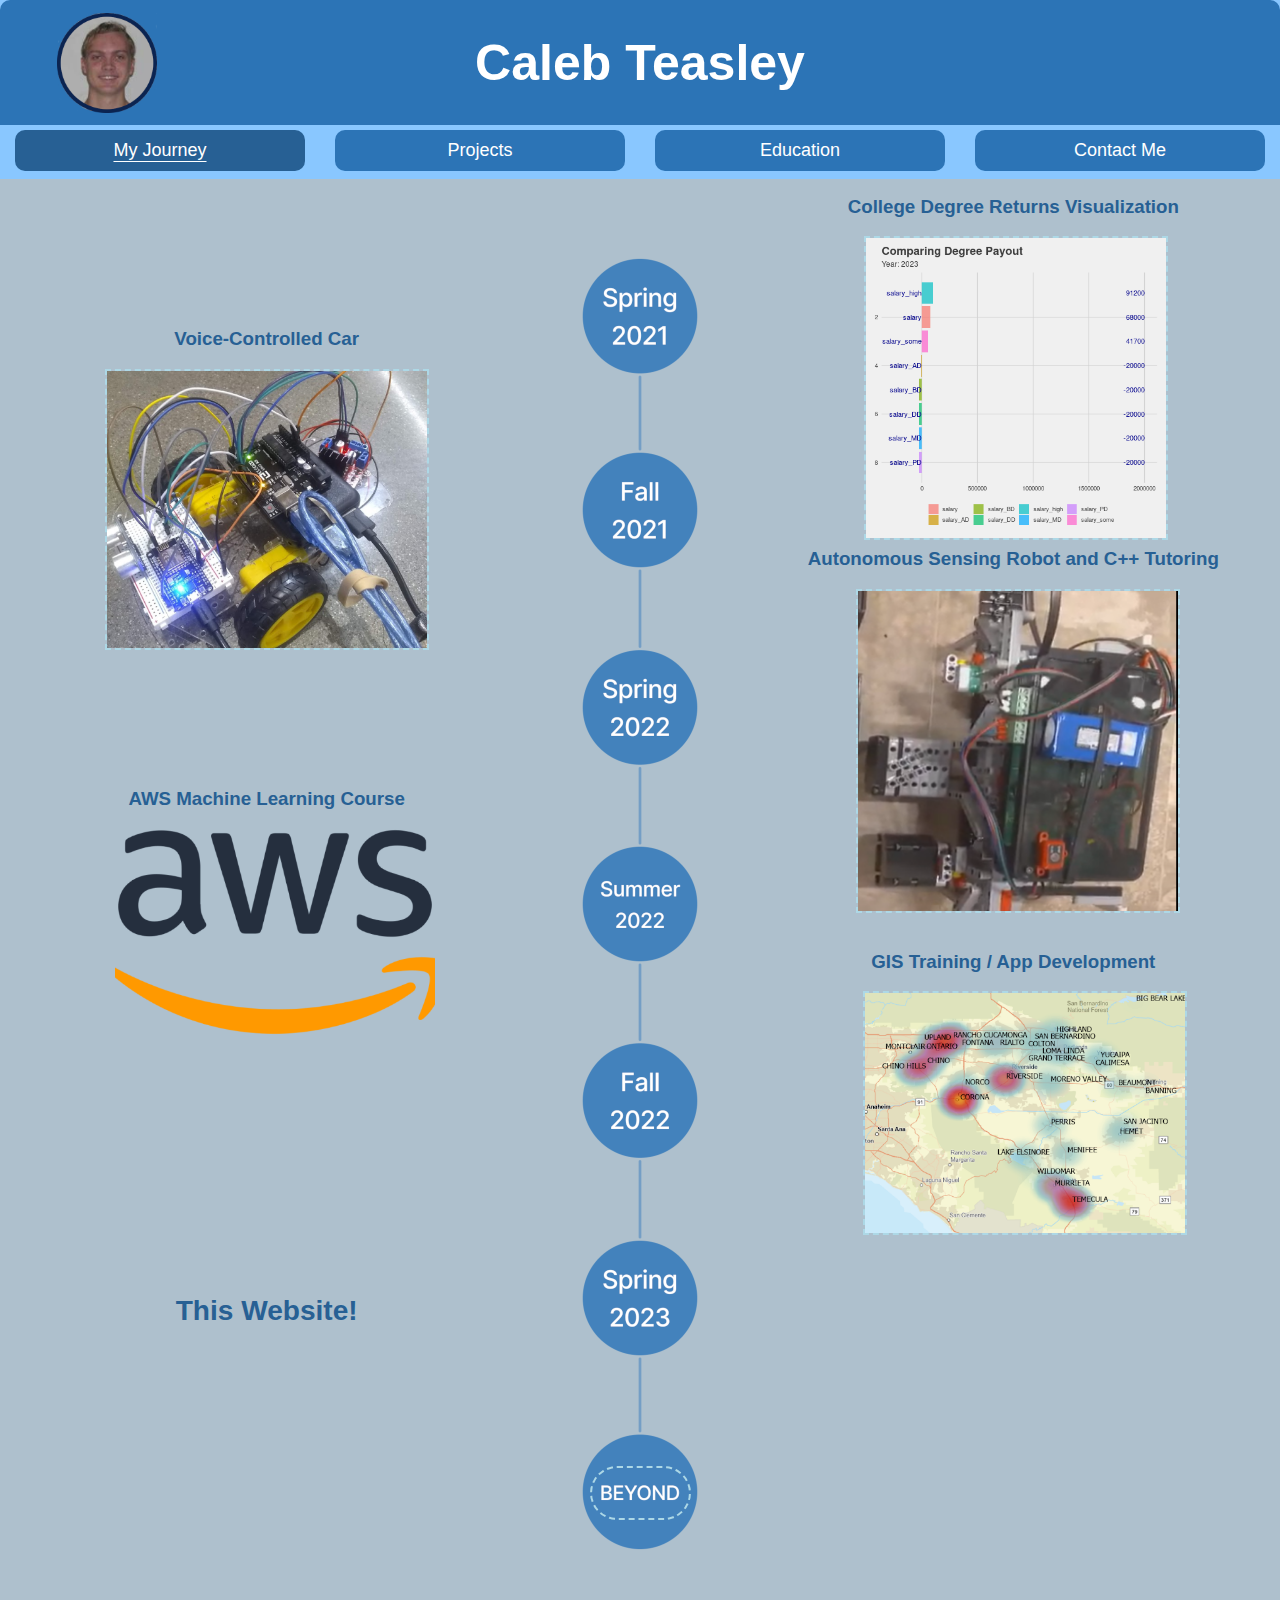
<file: index.html>
<!DOCTYPE html>
<html lang="en">
<head>
    <meta charset="UTF-8">
    <title>CalebTeasley</title>
    <link rel="stylesheet" href="CSS/index.css">
    <link rel="icon" href="Images/profile.png">
</head>
<body>
    <header>
        <img src="Images/profile.png">
        <h1>Caleb Teasley</h1>
        <nav>
            <ul>
                <li id="current"><u>My Journey</u></li>
                <li><a href="projects.html">Projects</a></li>
                <li><a href="education.html">Education</a></li>
                <li><a href="contact_me.html">Contact Me</a></li>
            </ul>
        </nav>
    </header>
    <main>
        <img id="timeline" src="Images/timeline.png">
        <div id="Spring2021">
            <h3>College Degree Returns Visualization</h3>
            <a href="projects.html#collegepicture"><img src="Images/college.gif"></a>
        </div>
        <div id="Fall2021">
            <h3>Voice-Controlled Car</h3>
            <a href="projects.html#carpicture"><img src="Images/car.png"></a>
        </div>
        <div id="Spring2022">
            <h3>Autonomous Sensing Robot and C++ Tutoring</h3>
            <a href="projects.html#robotpicture"><img src="Images/autonomous.png"></a>
        </div>
        <div id="Summer2022">
            <h3>AWS Machine Learning Course</h3>
            <img src="Images/aws.png">
        </div>
        <div id="Fall2022">
            <h3>GIS Training / App Development</h3>
            <a href="projects.html#GISpicture"><img src="Images/GIS.png"></a>
        </div>
        <div id="Spring2023">
            <h3>This Website!</h3>
        </div>
        <div id = "Beyond">
            <a href="contact_me.html"><img src="Images/transparent.png"></a>
        </div>
    </main>
</body>
</html>
</file>
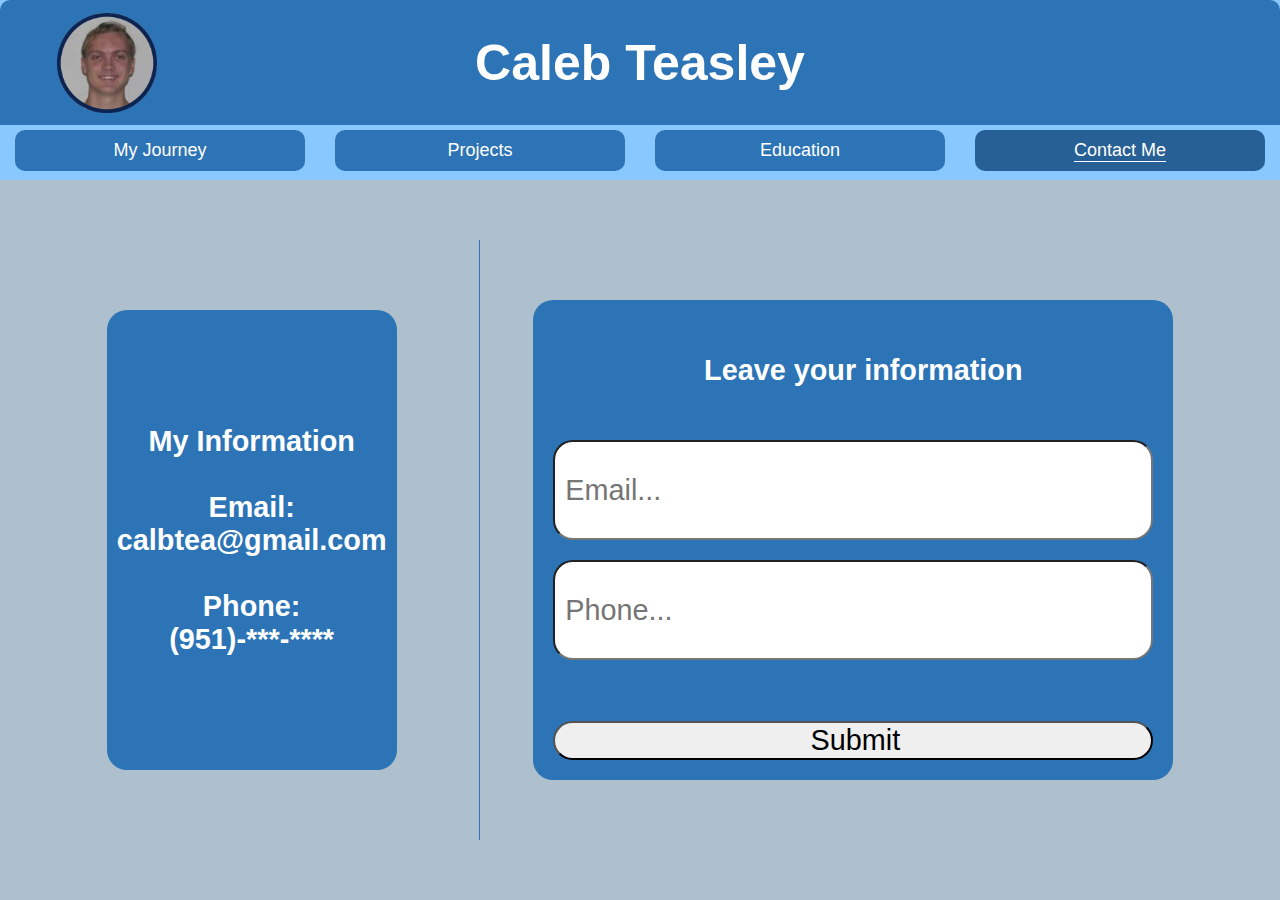
<file: contact_me.html>
<!DOCTYPE html>
<html lang="en">
<head>
    <meta charset="UTF-8">
    <title>Contact Me</title>
    <link rel="stylesheet" href="CSS/contact_me.css">
    <link rel="icon" href="Images/profile.png">
</head>
<body>
    <header>
        <img src="Images/profile.png">
        <h1>Caleb Teasley</h1>
        <nav>
            <ul>
                <li><a href="index.html">My Journey</a></li>
                <li><a href="projects.html">Projects</a></li>
                <li><a href="education.html">Education</a></li>
                <li id="current"><u>Contact Me</u></li>
            </ul>
        </nav>
    </header>
    <main>
        <div id="me">
            <h2>
                My Information<br>
                <br>
                Email:<br>
                calbtea@gmail.com<br>
                <br>
                Phone:<br>
                (951)-***-****
            </h2>
        </div>
        <div id="separator"></div>
        <form id="information_form" onsubmit="return alert('Submitted')">
            <h2>Leave your information</h2>
            <br>
            <input type="text" id="email" placeholder="Email..."><br>
            <br>
            <input type="text" id="phone" placeholder="Phone...">
            <button type="submit" id="submit">Submit</button>
        </form>
    </main>
</body>
</html>
</file>
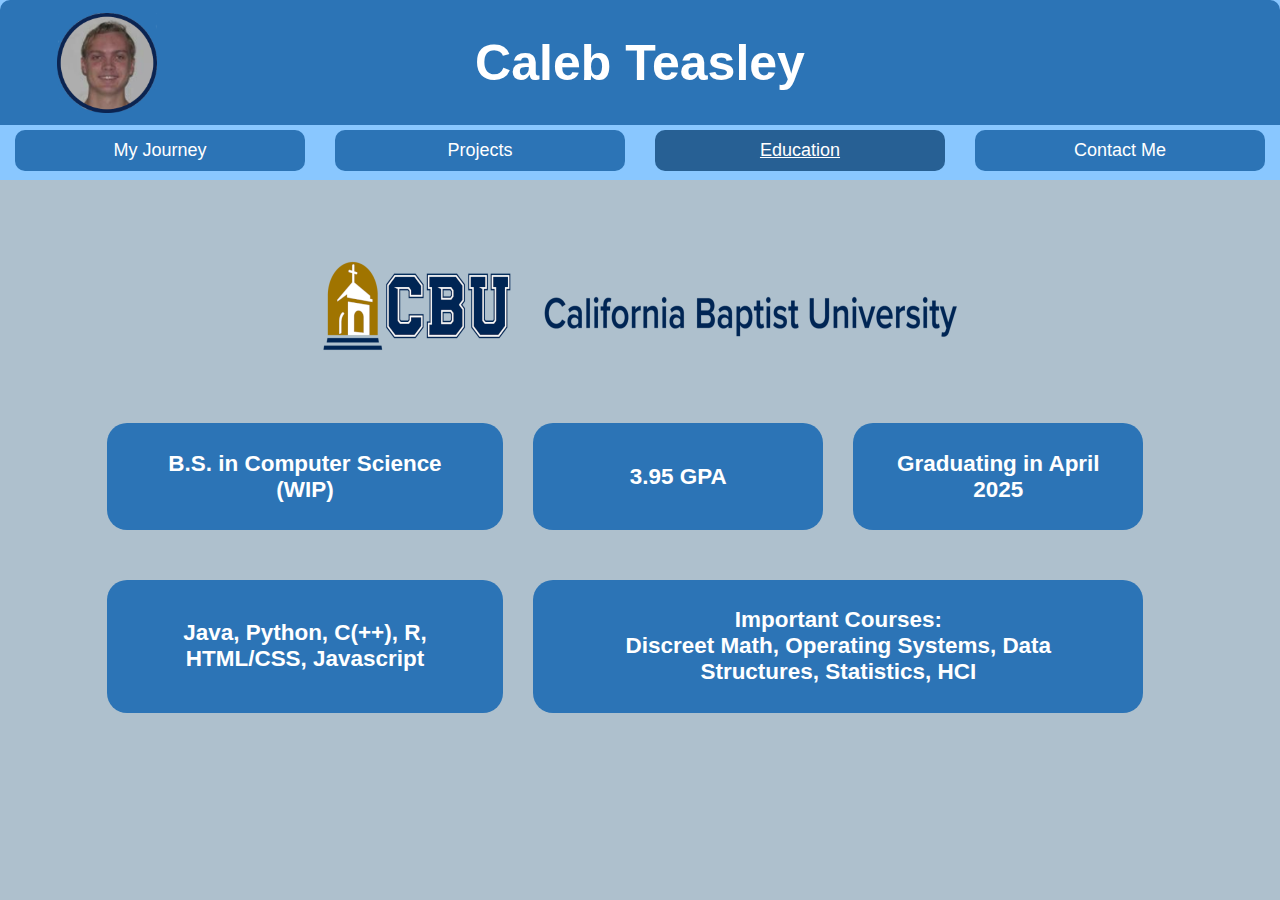
<file: education.html>
<!DOCTYPE html>
<html lang="en">
<head>
    <meta charset="UTF-8">
    <title>Education</title>
    <link rel="stylesheet" href="CSS/education.css">
    <link rel="icon" href="Images/profile.png">
</head>
<body>
    <header>
        <img src="Images/profile.png">
        <h1>Caleb Teasley</h1>
        <nav>
            <ul>
                <li><a href="index.html">My Journey</a></li>
                <li><a href="projects.html">Projects</a></li>
                <li id="current"><u>Education</u></li>
                <li><a href="contact_me.html">Contact Me</a></li>
            </ul>
        </nav>
    </header>
    <main>
        <img src="Images/cbu.png">
        <h3 id="degree">B.S. in Computer Science (WIP)</h3>
        <h3 id="gpa">3.95 GPA</h3>
        <h3 id="graduation">Graduating in April 2025</h3>
        <h3 id="languages">Java, Python, C(++), R, HTML/CSS, Javascript</h3>
        <h3 id="courses">
            Important Courses:<br>
            Discreet Math, Operating Systems, Data Structures, Statistics, HCI
        </h3>
    </main>
</body>
</html>
</file>
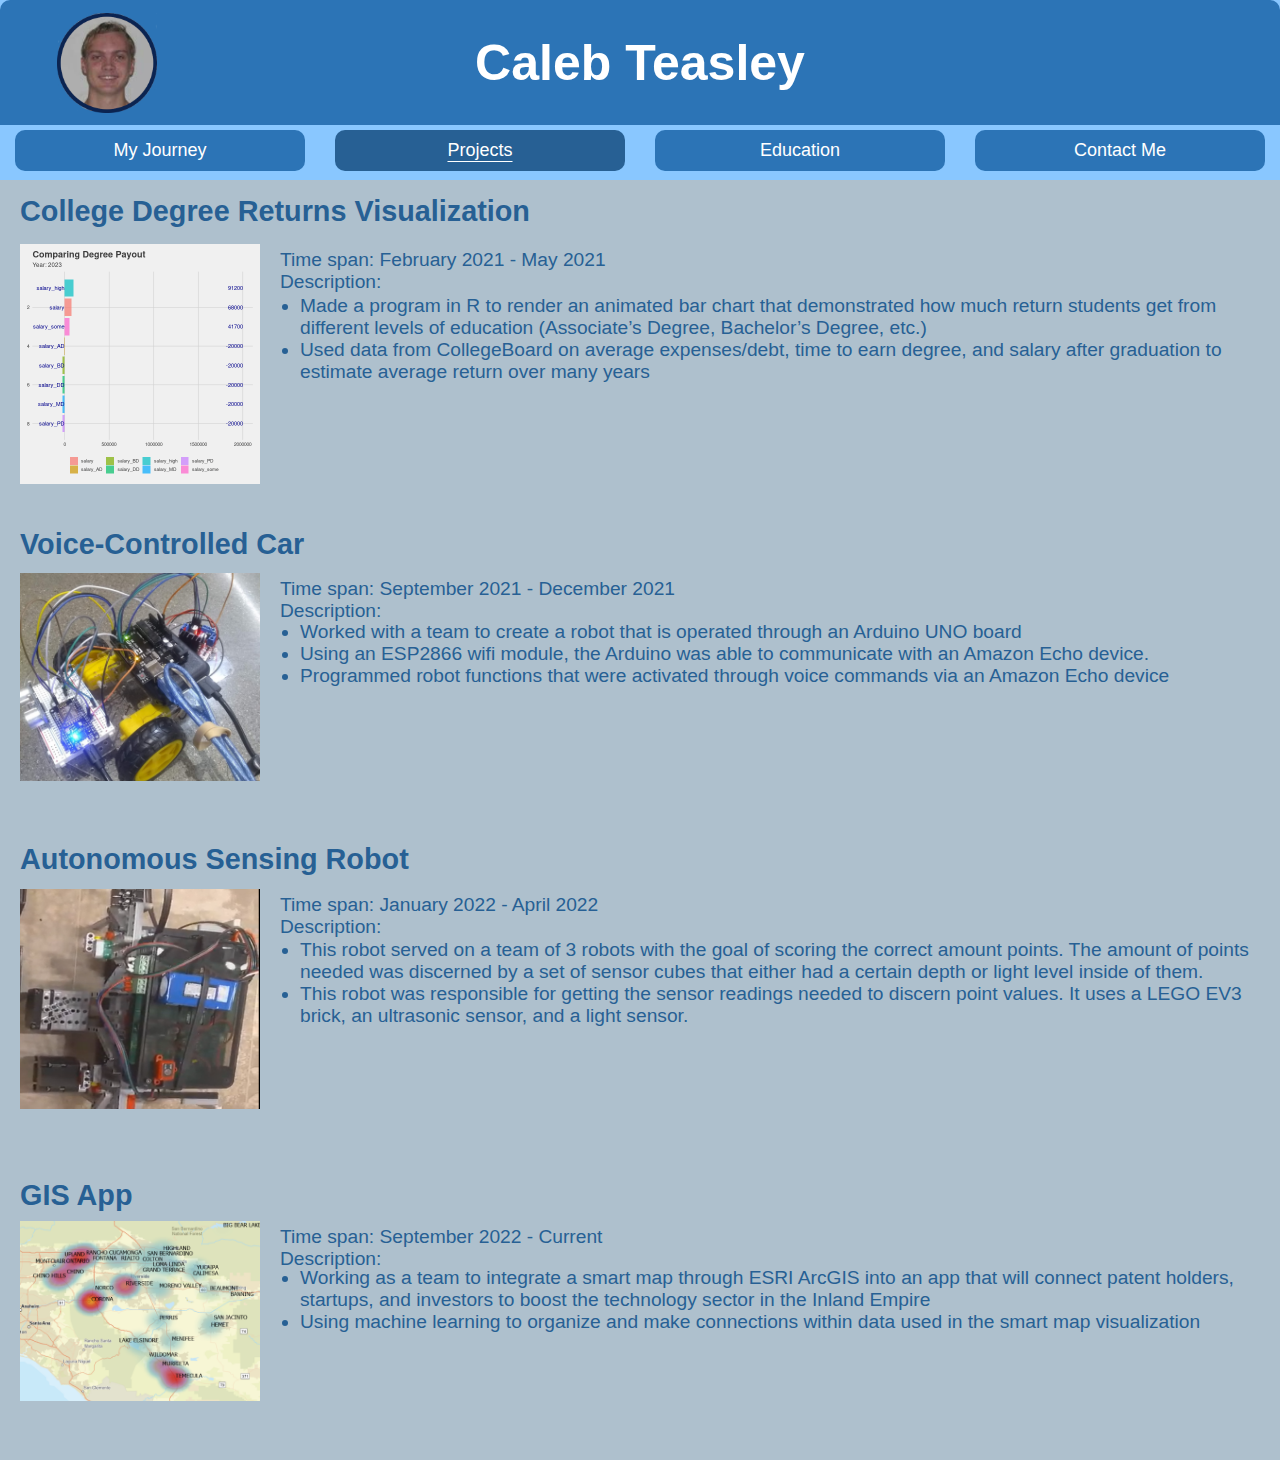
<file: projects.html>
<!DOCTYPE html>
<html lang="en">
<head>
    <meta charset="UTF-8">
    <title>Projects</title>
    <link rel="stylesheet" href="CSS/projects.css">
    <link rel="icon" href="Images/profile.png">
</head>
<body>
    <header>
        <img src="Images/profile.png">
        <h1>Caleb Teasley</h1>
        <nav>
            <ul>
                <li><a href="index.html">My Journey</a></li>
                <li id="current"><u>Projects</u></li>
                <li><a href="education.html">Education</a></li>
                <li><a href="contact_me.html">Contact Me</a></li>
            </ul>
        </nav>
    </header>
    <main>
        <div id="college">
            <a id="collegepicture"><h2>College Degree Returns Visualization</h2></a>
            <img src="Images/college.gif">
            <p>
                Time span: February 2021 - May 2021<br>
                Description:<br>
            </p>
            <ul>
                <li>
                    Made a program in R to render an animated bar chart that demonstrated how much
                    return students get from different levels of education (Associate’s Degree, Bachelor’s Degree, etc.)
                </li>
                <li>
                    Used data from CollegeBoard on average expenses/debt, time to earn degree,
                    and salary after graduation to estimate average return over many years
                </li>
            </ul>
        </div>
        <div id="car">
            <a id="carpicture"><h2>Voice-Controlled Car</h2></a>
            <img src="Images/car.png">
            <p>
                Time span: September 2021 - December 2021<br>
                Description:<br>
            </p>
            <ul>
                <li>
                    Worked with a team to create a robot that is operated through an Arduino UNO board
                </li>
                <li>
                    Using an ESP2866 wifi module, the Arduino was able to communicate with an Amazon Echo device.
                </li>
                <li>
                    Programmed robot functions that were activated through voice commands via an Amazon Echo device
                </li>
            </ul>
        </div>
        <div id="autonomous">
            <a id="robotpicture"><h2>Autonomous Sensing Robot</h2></a>
            <img src="Images/autonomous.png">
            <p>
                Time span: January 2022 - April 2022<br>
                Description:<br>
            </p>
            <ul>
                <li>
                    This robot served on a team of 3 robots with the goal of scoring the correct amount points.
                    The amount of points needed was discerned by a set of sensor cubes that either had a certain
                    depth or light level inside of them.
                </li>
                <li>
                    This robot was responsible for getting the sensor readings needed to discern point values.
                    It uses a LEGO EV3 brick, an ultrasonic sensor, and a light sensor.
                </li>
            </ul>
        </div>
        <div id="GIS">
            <a id="GISpicture"> <h2>GIS App</h2></a>
            <img src="Images/GIS.png">
            <p>
                Time span: September 2022 - Current<br>
                Description:<br>
            </p>
            <ul>
                <li>
                    Working as a team to integrate a smart map through ESRI ArcGIS into an app that will connect
                    patent holders, startups, and investors to boost the technology sector in the Inland Empire
                </li>
                <li>
                    Using machine learning to organize and make connections within data used in the
                    smart map visualization
                </li>
            </ul>
        </div>
    </main>
</body>
</html>
</file>
<file: CSS/index.css>
body{
    display: grid;
    width: auto;
    margin: 0;
    grid-template-rows: 11% 89%;
    background-color: #89C7FF;
    font-family: "Roboto", sans-serif;
}

    header{
        display: grid;
        height: 180px;
        grid-row: 1;
        grid-template-columns: repeat(12, 1fr);
        grid-template-rows: 2fr 1fr;
        background-color: #2C74B6;
        border-radius: 10px;
    }

        header img {
            max-width: 100px;
            grid-column: 1 / 3;
            grid-row: 1;
            align-self: center;
            justify-self: center;
        }

        header h1{
            font-size: 50px;
            align-self: center;
            justify-self: center;
            grid-column: 1 / 13;
            grid-row: 1;
            color: white;
            white-space: nowrap;
        }

        nav{
            grid-column: 1 / 13;
            background-color: #89C7FF;
        }

            nav ul{
                display: grid;
                grid-template-columns: 1fr 1fr 1fr 1fr;
                justify-content: space-evenly;
                align-content: space-evenly;
                list-style: none;
                padding: 0;
                margin: 0;
            }

                nav li{
                    align-self: center;
                    justify-self: center;
                    text-align: center;
                    background-color: #2C74B6;
                    border-radius: 10px;
                    box-sizing: border-box;
                    padding: 15px 30px;
                    width: calc(100% - 30px);
                    height: calc(100% - 10px);
                    display: flex;
                    justify-content: center;
                    align-items: center;
                    color: white;
                    font-size: large;
                    white-space: nowrap;
                }

                nav li:hover {
                    background-color: #276094;
                }

                    a:link {
                        color: white;
                        text-decoration: none;
                    }

                    a:visited {
                        text-decoration: none;
                        color: lightblue;
                    }

                    a:hover {
                        text-decoration: underline;
                        text-underline-position: under;
                    }

                    a:active {
                        text-decoration: none;
                    }

                #current {
                    background-color: #276094;
                    text-underline-position: under;
                }

    main {
        background-color: #AEC0CD;
        grid-row: 2;
        display: grid;
        height: 1450px;
        grid-template-columns: repeat(12, 1fr);
        grid-template-rows: repeat(12, 1fr);
    }

        main div {
            justify-self: center;
            align-self: center;
        }

        main img {
            max-width: 320px;
        }

        main h3 {
            text-align: center;
            color: #276094;
        }

        #timeline {
            grid-column: 5 / 9;
            grid-row: 1 / 13;
            justify-self: center;
        }

        #Spring2021 {
            grid-column: 8 / 13;
            grid-row: 1 / 4;
        }

            #Spring2021 img {
                min-width: 300px;
                max-height: 300px;
                border: dashed 2px lightblue;
                margin-left: 1em;
            }

            #Spring2021 img:hover {
                border: dashed 2px blue;
            }

        #Fall2021 {
            grid-column: 1 / 6;
            grid-row: 2 / 5;
        }

            #Fall2021 img {
                border: dashed 2px lightblue;
            }

            #Fall2021 img:hover {
                border: dashed 2px blue;
            }

        #Spring2022 {
            grid-column: 8 / 13;
            grid-row: 4 / 7;
        }

            #Spring2022 img {
                min-width: 320px;
                max-height: 320px;
                margin-left: 3em;
                border: dashed 2px lightblue;
            }

            #Spring2022 img:hover {
                border: dashed 2px blue;
            }

        #Summer2022 {
            grid-column: 1 / 6;
            grid-row: 6 / 8;
        }

            #Summer2022 img {
                margin-left: 1em;
            }

        #Fall2022 {
            grid-column: 8 / 13;
            grid-row: 7 / 10;
        }

            #Fall2022 img {
                margin-left: 1.5em;
                border: dashed 2px lightblue;
            }

            #Fall2022 img:hover {
                border: dashed 2px blue;
            }

        #Spring2023 {
            align-self: start;
            font-size: x-large;
            grid-column: 1 / 6;
            grid-row: 10 / 11;
        }

        #Beyond {
            grid-column: 6 / 8;
            grid-row: 11 / 13;
            width: 100px;
            height: 100px;
            background-color: transparent;
        }

            #Beyond img {
                margin-top: 8px;
                border: dashed 2px lightblue;
                border-radius: 500px;
            }

            #Beyond img:hover {
                border: dashed 2px blue;
                border-radius: 500px;
            }

@media screen and (max-width: 880px) {

    main img {
        max-width: 260px;
    }

    #Spring2022 img {
        min-width: 260px;
        max-height: 260px;
    }

    #Spring2021 img {
        min-width: 240px;
        max-height: 240px;
    }
}

@media screen and (max-width: 680px) {

    header h1 {
        grid-column: 4 / 13;
    }

    header img {
        grid-column: 1 / 4;
    }

    main img {
        max-width: 200px;
    }

    #Spring2022 img {
        min-width: 200px;
        max-height: 200px;
    }

    #Spring2021 img {
        min-width: 180px;
        max-height: 180px;
    }

    main h3 {
        font-size: 100%;
    }
}

@media screen and (max-width: 600px) {

    main img {
        max-width: 160px;
    }

    #Spring2022 img {
        min-width: 160px;
        max-height: 160px;
    }

    #Spring2021 img {
        min-width: 140px;
        max-height: 1400px;
    }
}

@media screen and (max-width: 580px) {

    nav li {
        font-size: 90%;
    }
}

@media screen and (max-width: 510px) {

    main img {
        max-width: 140px;
    }

    #Spring2022 img {
        min-width: 140px;
        max-height: 140px;
    }

    #Spring2022 img {
        min-width: 120px;
        max-height: 120px;
    }
}
</file>
<file: CSS/contact_me.css>
html {
    height: 100%;
}

body{
    display: grid;
    width: auto;
    min-height: 100%;
    margin: 0;
    grid-template-rows: 180px calc(100% - 180px);
    background-color: #89C7FF;
    font-family: "Roboto", sans-serif;
}

    header{
        display: grid;
        height: 180px;
        grid-row: 1;
        grid-template-columns: repeat(12, 1fr);
        grid-template-rows: 2fr 1fr;
        background-color: #2C74B6;
        border-radius: 10px;
    }

        header img{
            max-width: 100px;
            grid-column: 1 / 3;
            grid-row: 1;
            align-self: center;
            justify-self: center;
        }

        header h1{
            font-size: 50px;
            align-self: center;
            justify-self: center;
            grid-column: 1 / 13;
            grid-row: 1;
            color: white;
            white-space: nowrap;
        }

        nav{
            grid-column: 1 / 13;
            background-color: #89C7FF;
        }

            nav ul{
                display: grid;
                grid-template-columns: 1fr 1fr 1fr 1fr;
                justify-content: space-evenly;
                align-content: space-evenly;
                list-style: none;
                padding: 0;
                margin: 0;
            }

                nav li{
                    align-self: center;
                    justify-self: center;
                    text-align: center;
                    background-color: #2C74B6;
                    border-radius: 10px;
                    box-sizing: border-box;
                    padding: 15px 30px;
                    width: calc(100% - 30px);
                    height: calc(100% - 10px);
                    display: flex;
                    justify-content: center;
                    align-items: center;
                    color: white;
                    font-size: large;
                    white-space: nowrap;
                }

                nav li:hover {
                    background-color: #276094;
                }

                    a:link {
                        color: white;
                        text-decoration: none;
                    }

                    a:visited {
                        text-decoration: none;
                        color: lightblue;
                    }

                    a:hover {
                        text-decoration: underline;
                        text-underline-position: under;
                    }

                    a:active {
                        text-decoration: none;
                    }

                #current {
                    background-color: #276094;
                    text-underline-position: under;
                }

    main {
        background-color: #AEC0CD;
        grid-row: 2;
        display: grid;
        grid-template-columns: repeat(12, 1fr);
        grid-template-rows: repeat(12, 1fr);
        color: white;
        font-size: 120%;
    }

        main h2 {
            text-align: center;
            margin: 10px 0;
            background-color: #2C74B6;
            border-radius: 20px;
            box-sizing: border-box;
            padding: 10px 30px;
            width: calc(100% - 30px);
            height: calc(100% - 20px);
            display: flex;
            justify-content: center;
            align-items: center;
        }

        #me {
            grid-column: 2 / 5;
            grid-row: 3 / 11;
        }

        #separator {
            grid-column: 5;
            grid-row: 2 / 12;
            width: 1px;
            height: 100%;
            background-color: #2C74B6;
            justify-self: center;
        }

        #information_form {
            grid-column: 6 / 12;
            grid-row: 3 / 11;
            display: grid;
            grid-template-columns: 100%;
            grid-template-rows: 100px 100px 100px 0 0;
            align-content: space-evenly;
            background-color: #2C74B6;
            border-radius: 20px;
        }

            #information_form h2 {
                grid-row: 1;
                margin-left: 20px;
                justify-self: center;
                text-align: center;
            }

            #email {
                grid-row: 2;
                margin-left: 20px;
                margin-right: 20px;
                border-radius: 20px;
                padding-left: 10px;
                font-size: 150%;
            }

            #phone {
                grid-row: 3;
                margin-left: 20px;
                margin-right: 20px;
                border-radius: 20px;
                padding-left: 10px;
                font-size: 150%;
            }

            #submit {
                margin-left: 20px;
                margin-right: 20px;
                border-radius: 20px;
                padding-left: 10px;
                font-size: 150%;
            }

@media screen and (max-width: 1200px) {

    #me h2 {
        font-size: 99%;
    }
}

@media screen and (max-width: 860px) {

    #me h2 {
        font-size: 80%;
    }
}

@media screen and (max-width: 720px) {

    #me h2 {
        font-size: 60%;
    }
}

@media screen and (max-width: 680px) {

    header h1 {
        grid-column: 4 / 13;
    }

    header img {
        grid-column: 1 / 4;
    }
}

@media screen and (max-width: 580px) {

    nav li {
        font-size: 90%;
    }

    #me h2 {
        font-size: 40%;
    }
}

@media screen and (max-width: 480px) {

    main {
        font-size: 80%;
    }
}
</file>
<file: CSS/education.css>
html {
    height: 100%;
}

body{
    display: grid;
    width: auto;
    height: 100%;
    margin: 0;
    grid-template-rows: 180px calc(100% - 180px);
    background-color: #89C7FF;
    font-family: "Roboto", sans-serif;
}

    header{
        display: grid;
        height: 180px;
        grid-row: 1;
        grid-template-columns: repeat(12, 1fr);
        grid-template-rows: 2fr 1fr;
        background-color: #2C74B6;
        border-radius: 10px;
    }

        header img{
            max-width: 100px;
            grid-column: 1 / 3;
            grid-row: 1;
            align-self: center;
            justify-self: center;
        }

        header h1{
            font-size: 50px;
            align-self: center;
            justify-self: center;
            grid-column: 1 / 13;
            grid-row: 1;
            color: white;
            white-space: nowrap;
        }

        nav{
            grid-column: 1 / 13;
            background-color: #89C7FF;
        }

            nav ul{
                display: grid;
                grid-template-columns: 1fr 1fr 1fr 1fr;
                justify-content: space-evenly;
                align-content: space-evenly;
                list-style: none;
                padding: 0;
                margin: 0;
            }

                nav li{
                    align-self: center;
                    justify-self: center;
                    text-align: center;
                    background-color: #2C74B6;
                    border-radius: 10px;
                    box-sizing: border-box;
                    padding: 15px 30px;
                    width: calc(100% - 30px);
                    height: calc(100% - 10px);
                    display: flex;
                    justify-content: center;
                    align-items: center;
                    color: white;
                    font-size: large;
                    white-space: nowrap;
                }

                nav li:hover {
                    background-color: #276094;
                }

                    a:link {
                        color: white;
                        text-decoration: none;
                    }

                    a:visited {
                        text-decoration: none;
                        color: lightblue;
                    }

                    a:hover {
                        text-decoration: underline;
                        text-underline-position: under;
                    }

                    a:active {
                        text-decoration: none;
                    }

                #current {
                    background-color: #276094;
                    text-decoration: underline;
                }

    main {
        background-color: #AEC0CD;
        grid-row: 2;
        display: grid;
        grid-template-columns: repeat(12, 1fr);
        grid-template-rows: repeat(12, 1fr);
        color: white;
        font-size: 120%;
    }

        main img {
            grid-row: 3;
            grid-column: 1 / 13;
            align-self: center;
            justify-self: center;
        }

        main h3 {
            text-align: center;
            background-color: #2C74B6;
            border-radius: 20px;
            box-sizing: border-box;
            padding: 10px 30px;
            width: calc(100% - 30px);
            height: calc(100% - 10px);
            display: flex;
            justify-content: center;
            align-items: center;
        }

        #degree {
            grid-row: 5;
            grid-column: 2 / 6;
        }

        #gpa {
            grid-row: 5;
            grid-column: 6 / 9;
        }

        #graduation {
            grid-row: 5;
            grid-column: 9 / 12;
        }

        #languages {
            grid-row: 7;
            grid-column: 2 / 6;
        }

        #courses {
            grid-row: 7;
            grid-column: 6 / 12;
        }

@media screen and (max-width: 680px) {

    header h1 {
        grid-column: 4 / 13;
    }

    header img {
        grid-column: 1 / 4;
    }

    main img {
        max-width: 480px;
    }
}

@media screen and (max-width: 620px) {

    main {
        font-size: 90%;
    }
}

@media screen and (max-width: 580px) {

    nav li {
        font-size: 90%;
    }
}

@media screen and (max-width: 480px) {

    main {
        font-size: 80%;
    }
}
</file>
<file: CSS/projects.css>
body{
    display: grid;
    width: auto;
    margin: 0;
    grid-template-rows: 12.3% 87.7%;
    background-color: #89C7FF;
    font-family: "Roboto", sans-serif;
}

    header{
        display: grid;
        height: 180px;
        grid-row: 1;
        grid-template-columns: repeat(12, 1fr);
        grid-template-rows: 2fr 1fr;
        background-color: #2C74B6;
        border-radius: 10px;
    }

        header img{
            max-width: 100px;
            grid-column: 1 / 3;
            grid-row: 1;
            align-self: center;
            justify-self: center;
        }

        header h1{
            font-size: 50px;
            align-self: center;
            justify-self: center;
            grid-column: 1 / 13;
            grid-row: 1;
            color: white;
            white-space: nowrap;
        }

        nav{
            grid-column: 1 / 13;
            background-color: #89C7FF;
        }

            nav ul{
                display: grid;
                grid-template-columns: 1fr 1fr 1fr 1fr;
                justify-content: space-evenly;
                align-content: space-evenly;
                list-style: none;
                padding: 0;
                margin: 0;
            }

                nav li{
                    align-self: center;
                    justify-self: center;
                    text-align: center;
                    background-color: #2C74B6;
                    border-radius: 10px;
                    box-sizing: border-box;
                    padding: 15px 30px;
                    width: calc(100% - 30px);
                    height: calc(100% - 10px);
                    display: flex;
                    justify-content: center;
                    align-items: center;
                    color: white;
                    font-size: large;
                    white-space: nowrap;
                }

                nav li:hover {
                    background-color: #276094;
                }

                    a:link {
                        color: white;
                        text-decoration: none;
                    }

                    a:visited {
                        text-decoration: none;
                        color: lightblue;
                    }

                    a:hover {
                        text-decoration: underline;
                        text-underline-position: under;
                    }

                    a:active {
                        text-decoration: none;
                    }

                #current {
                    background-color: #276094;
                    text-underline-position: under;
                }

    main {
        background-color: #AEC0CD;
        grid-row: 2;
        display: grid;
        height: 1280px;
        grid-template-columns: repeat(12, 1fr);
        grid-template-rows: repeat(12, 1fr);
        color: #276094;
        font-size: 120%;
    }

        main div {
            display: grid;
            max-height: 320px;
            grid-template-areas:
            "name name"
            "img p"
            "img ul";
            grid-template-columns: 240px 3fr;
            grid-template-rows: 20% 10% 70%;
            margin-left: 20px;
            justify-self: left;
            align-self: center;
        }

            main a {
                align-self: center;
                grid-area: name;
            }

            main img {
                grid-area: img;
                max-width: 240px;
            }

            main p {
                margin-top: 5px;
                margin-left: 20px;
                grid-area: p;
            }

            main ul {
                grid-area: ul;
            }

            main a:hover {
                text-decoration: none;
            }

        #college {
            grid-column: 1 / 13;
            grid-row: 1 / 4;

        }

        #car {
            grid-column: 1 / 13;
            grid-row: 4 / 7;
        }

        #autonomous {
            grid-column: 1 / 13;
            grid-row: 7 / 10;
        }

            #autonomous img {
                min-width: 240px;
                max-height: 220px;
            }

        #GIS {
            grid-column: 1 / 13;
            grid-row: 10 / 13;
        }

@media screen and (max-width: 800px) {

    main {
        font-size: 110%;
    }
}

@media screen and (max-width: 680px) {

    main {
        font-size: 100%;
    }

    header h1 {
        grid-column: 4 / 13;
    }

    header img {
        grid-column: 1 / 4;
    }
}

@media screen and (max-width: 580px) {

    nav li {
        font-size: 90%;
    }

    main {
        font-size: 80%;
    }

    main div {
        grid-template-columns: 200px 3fr;
    }

    main img {
        max-width: 200px;
    }

    #autonomous img {
        min-width: 200px;
        max-height: 200px;
    }
}

@media screen and (max-width: 510px) {

    main div {
        grid-template-rows: 20% 15% 65%;
    }
}
</file>
